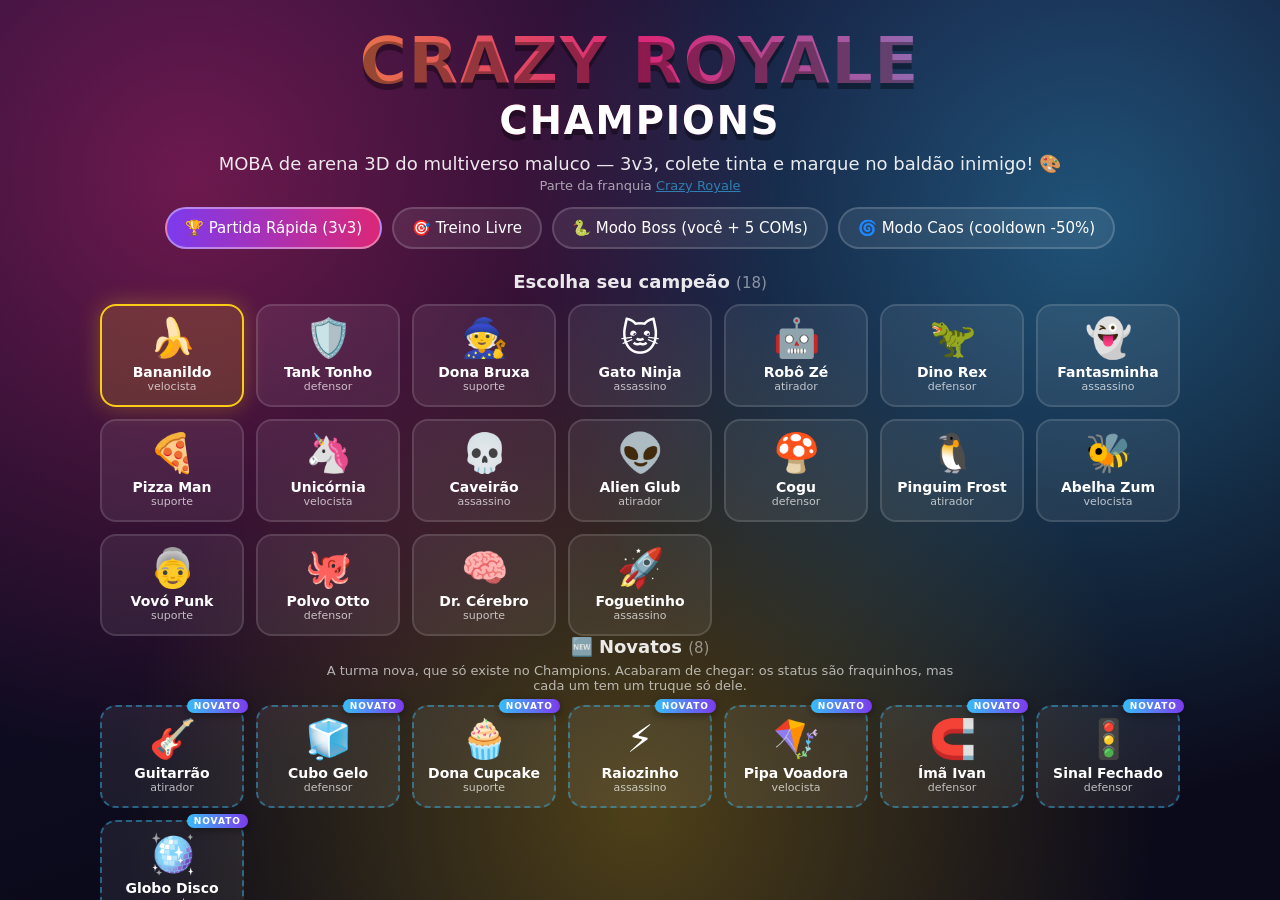
<file: index.html>
<!DOCTYPE html>
<html lang="pt-br">
<head>
  <meta charset="UTF-8" />
  <meta name="viewport" content="width=device-width, initial-scale=1.0, maximum-scale=1.0, user-scalable=no" />
  <title>Crazy Royale Champions 🏆</title>
  <meta name="description" content="MOBA 3D de arena do universo Crazy Royale — marque tinta no baldão inimigo!" />
  <link rel="stylesheet" href="./src/style.css" id="app-style" />
  <link rel="manifest" href="./public/manifest.webmanifest" />
  <link rel="icon" href="./public/icon.svg" />
  <link rel="apple-touch-icon" href="./public/icon.svg" />
  <meta name="theme-color" content="#7c3aed" />
  <meta name="apple-mobile-web-app-capable" content="yes" />
  <meta name="apple-mobile-web-app-title" content="Crazy Royale Champions" />

  <!-- three.js vendorizado: zero build, roda direto no navegador e no GitHub Pages -->
  <script type="importmap">
  {
    "imports": {
      "three": "./vendor/three.module.js"
    }
  }
  </script>
</head>
<body>
  <div id="app">
    <!-- ====================== MENU ====================== -->
    <div id="menu" class="screen">
      <div class="menu-bg"></div>

      <header class="title">
        <h1>CRAZY ROYALE <span>CHAMPIONS</span></h1>
        <p class="subtitle">MOBA de arena 3D do multiverso maluco — 3v3, colete tinta e marque no baldão inimigo! 🎨</p>
        <p class="franchise">Parte da franquia <a href="https://cacaivilela.github.io/crazy-royale/" target="_blank" rel="noopener">Crazy Royale</a></p>
      </header>

      <div class="mode-select" id="mode-select">
        <button class="mode-btn active" data-mode="ranked">🏆 Partida Rápida (3v3)</button>
        <button class="mode-btn" data-mode="treino">🎯 Treino Livre</button>
        <button class="mode-btn" data-mode="boss">🐍 Modo Boss (você + 5 COMs)</button>
        <button class="mode-btn" data-mode="caos">🌀 Modo Caos (cooldown -50%)</button>
      </div>

      <section class="picker">
        <h2>Escolha seu campeão <small id="champ-count"></small></h2>
        <div id="champ-grid" class="grid"></div>
      </section>

      <section class="picker">
        <h2>🆕 Novatos <small id="novato-count"></small></h2>
        <p class="novato-aviso">A turma nova, que só existe no Champions. Acabaram de chegar: os status
          são fraquinhos, mas cada um tem um truque só dele.</p>
        <div id="novato-grid" class="grid"></div>
      </section>

      <div class="loadout" id="champ-detail"></div>

      <div class="cheat-select">
        <span>Cheats:</span>
        <button class="cheat-opt active" data-cheat="nenhum">🚫 Nenhum</button>
        <button class="cheat-opt" data-cheat="escrita">⌨️ Escritos (T)</button>
        <button class="cheat-opt" data-cheat="audio">🎤 De áudio</button>
      </div>

      <div class="menu-actions">
        <button id="btn-play" class="play-btn">▶ JOGAR</button>
        <button id="btn-online" class="online-btn">🌐 JOGAR ONLINE</button>
        <button id="btn-roleta" class="ghost-btn">🎡 Roleta Habilidosa</button>
        <button id="btn-musica" class="ghost-btn">🎵 Música: ligada</button>
        <button id="btn-help" class="ghost-btn">❓ Como jogar</button>
        <button id="btn-patch" class="ghost-btn">📡 Notas do patch</button>
        <button id="install-app" class="ghost-btn">📲 Instalar app</button>
      </div>

      <footer class="menu-foot">
        <span id="patch-badge" class="patch-badge">patch —</span>
        <span class="live-dot" id="live-dot" title="Live update"></span>
        <span id="live-label">offline</span>
      </footer>
    </div>

    <!-- ====================== JOGO ====================== -->
    <div id="game" class="screen hidden">
      <canvas id="canvas"></canvas>

      <!-- Barra do chefão (modo boss) -->
      <div id="boss-hud" class="hidden">
        <div class="boss-nome"><span>👹</span><b>BALDÃO SUPREMO</b><i id="boss-pct">100%</i></div>
        <div class="boss-barra"><i id="boss-fill"></i></div>
      </div>

      <!-- HUD superior -->
      <div id="hud-top">
        <div class="team-score team-a"><span class="tag">TINTAS</span><strong id="score-a">0</strong></div>
        <div id="match-timer">99:99</div>
        <div class="team-score team-b"><strong id="score-b">0</strong><span class="tag">TINTAS</span></div>
      </div>
      <div id="objective-banner" class="hidden"></div>

      <!-- HUD do jogador -->
      <div id="hud-player">
        <div class="portrait"><span id="p-emoji">🍌</span><b id="p-level">1</b></div>
        <div class="bars">
          <div class="bar hp"><i id="p-hp-fill"></i><span id="p-hp-text">100/100</span></div>
          <div class="bar xp"><i id="p-xp-fill"></i></div>
        </div>
        <div class="carry" id="p-carry" title="Tinta carregada">🎨 <b>0</b></div>
      </div>

      <!-- Habilidades -->
      <div id="hud-skills"></div>

      <!-- Feedback de dano / pausa -->
      <div id="hurt"></div>
      <div id="pause" class="hidden"><b>PAUSADO</b><span>Esc para continuar</span></div>
      <button id="btn-pausa" title="Pausar (Esc)">⏸</button>
      <button id="btn-musica-jogo" title="Música (M)">🎵</button>
      <div id="hint">
        <kbd>WASD</kbd> andar · <kbd>Espaço</kbd> atirar · <kbd>Q</kbd><kbd>E</kbd><kbd>R</kbd> habilidades ·
        <kbd>X</kbd> extra · <kbd>F</kbd> marcar tinta · <kbd>B</kbd> voltar pra base
      </div>

      <!-- Minimapa, feed e status -->
      <canvas id="minimap" width="180" height="180"></canvas>
      <div id="killfeed"></div>
      <div id="toasts"></div>
      <div id="respawn" class="hidden"></div>
      <div id="fps"></div>

      <!-- Controles touch -->
      <div id="touch-layer" class="hidden">
        <div id="joystick"><i></i></div>
        <div id="touch-botoes">
          <button class="tbtn" id="t-recall" title="Voltar pra base">🏠</button>
          <button class="tbtn" id="t-marcar" title="Marcar tinta">🎨</button>
          <button class="tbtn grande" id="t-atacar" title="Atirar">🔫</button>
        </div>
      </div>

      <!-- Caixinha de cheat (modo escrita) -->
      <div id="cheat-box" class="hidden">
        <h4>⌨️ CÓDIGO MALUCO</h4>
        <input id="cheat-input" maxlength="24" placeholder="digite e dê Enter…" />
        <p id="cheat-aviso"></p>
        <ul id="cheat-lista"></ul>
        <small>Esc para fechar</small>
      </div>

      <!-- Fim de partida -->
      <div id="endcard" class="hidden">
        <h2 id="end-title">VITÓRIA!</h2>
        <p id="end-sub"></p>
        <div id="end-stats"></div>
        <button id="btn-again" class="play-btn">▶ JOGAR DE NOVO</button>
        <button id="btn-menu" class="ghost-btn">🏠 Menu</button>
      </div>
    </div>

    <!-- ====================== ROLETA HABILIDOSA ====================== -->
    <div id="roleta" class="screen hidden">
      <div class="menu-bg"></div>
      <div class="roleta-box">
        <h2>🎡 Roleta Habilidosa</h2>
        <p class="roleta-sub">Gire e ganhe uma <b>habilidade extra</b> pro campeão que você está usando.</p>
        <div class="roleta-topo">
          <div id="roleta-campeao"></div>
          <span id="roleta-atual"></span>
        </div>
        <div class="roleta-palco">
          <div class="roleta-seta">▼</div>
          <canvas id="roleta-canvas" width="340" height="340"></canvas>
        </div>
        <div id="roleta-veloc" class="roleta-veloc"><b>—</b> km/h <span>· aperte GIRAR</span></div>
        <button id="btn-girar" class="play-btn">🎲 GIRAR</button>
        <div id="roleta-resultado"></div>
        <div class="lobby-linha">
          <button id="btn-tirar-extra" class="ghost-btn">🚫 tirar a extra</button>
          <button id="btn-roleta-voltar" class="ghost-btn">🏠 voltar</button>
        </div>
      </div>
    </div>

    <!-- ====================== LOBBY ONLINE ====================== -->
    <div id="lobby" class="screen hidden">
      <div class="menu-bg"></div>
      <canvas id="saguao-canvas" class="hidden"></canvas>
      <div class="lobby-box">
        <h2 class="esconde-no-saguao">🌐 Multijogador online</h2>
        <p class="lobby-sub esconde-no-saguao">Até <b>6 jogadores</b> no mesmo time contra <b>6 COMs</b> — e o estádio fica <b>2x maior</b>.</p>

        <div id="lobby-entrada">
          <label>Seu nome
            <input id="lobby-nome" maxlength="14" placeholder="Anônimo" />
          </label>
          <div class="cheat-select" id="lobby-modos">
            <span>Modo:</span>
            <button class="cheat-opt active" data-modo="normal">🏆 Normal — 6 vs 6 COMs</button>
            <button class="cheat-opt" data-modo="boss">🐍 Modo Boss — 12 vs chefão</button>
          </div>
          <p class="lobby-ou">o código da sala é sorteado na hora — é só passar pros amigos 🎲</p>
          <div class="cheat-select" id="lobby-cheats">
            <span>Cheats da sala:</span>
            <button class="cheat-opt active" data-cheat="nenhum">🚫 Nenhum</button>
            <button class="cheat-opt" data-cheat="escrita">⌨️ Escritos</button>
            <button class="cheat-opt" data-cheat="audio">🎤 De áudio</button>
          </div>
          <div class="lobby-linha">
            <button id="btn-criar" class="play-btn">🎪 CRIAR SALA</button>
          </div>
          <div class="lobby-ou">ou entre com o código de um amigo</div>
          <div class="lobby-linha">
            <input id="lobby-codigo" maxlength="10" placeholder="CÓDIGO" class="codigo-input" />
            <button id="btn-entrar" class="ghost-btn">ENTRAR</button>
          </div>
          <label class="lobby-check">
            <input type="checkbox" id="lobby-local" /> sala local (só abas deste navegador — para testar)
          </label>
          <div class="lobby-linha">
            <button id="btn-testar" class="ghost-btn">🔍 testar minha conexão</button>
          </div>
        </div>

        <div id="lobby-sala" class="hidden">
          <div class="codigo-box">
            <span>CÓDIGO DA SALA</span>
            <strong id="lobby-codigo-atual">—</strong>
            <button id="btn-copiar" class="ghost-btn">📋 copiar código</button>
            <button id="btn-copiar-link" class="ghost-btn">🔗 copiar link do convite</button>
            <p class="lobby-link esconde-no-saguao" id="lobby-link"></p>
          </div>
          <h3>Jogadores <small id="lobby-contagem"></small></h3>
          <div id="lobby-jogadores" class="lobby-lista esconde-no-saguao"></div>
          <p class="lobby-dica" id="lobby-dica">Esperando gente entrar…</p>
          <p class="lobby-dica esconde-no-saguao" id="lobby-cheat-info"></p>
          <div class="lobby-linha">
            <button id="btn-comecar" class="play-btn" disabled>▶ COMEÇAR — completar time com COMs</button>
          </div>
          <p class="saguao-dica">🕹️ Enquanto a sala enche, dá pra andar pelo saguão:
            <kbd>WASD</kbd>/setas (ou arraste na tela), <kbd>Shift</kbd> corre e <kbd>Espaço</kbd> pula.</p>
          <div class="lobby-linha">
            <button id="btn-saguao" class="ghost-btn">🕹️ andar pelo saguão</button>
          </div>
          <div class="lobby-linha esconde-no-saguao">
            <button id="btn-trocar-champ" class="ghost-btn">🦸 trocar campeão</button>
            <button id="btn-sair-sala" class="ghost-btn">✖ sair da sala</button>
          </div>
        </div>

        <p id="lobby-status" class="lobby-status"></p>
        <p id="lobby-diag" class="lobby-diag esconde-no-saguao"></p>
        <button id="btn-voltar-menu" class="ghost-btn esconde-no-saguao">🏠 voltar ao menu</button>
      </div>
    </div>

    <!-- ====================== ANFITRIÃO SAIU ====================== -->
    <div id="host-saiu" class="hidden">
      <div class="host-saiu-box">
        <span class="host-saiu-emoji">😢</span>
        <h2>O ANFITRIÃO SAIU DA SALA</h2>
        <p id="host-saiu-motivo">A partida online acabou porque quem criou a sala desconectou.</p>
        <button id="btn-host-saiu-ok" class="play-btn">OK!</button>
      </div>
    </div>

    <!-- ====================== MODAL ====================== -->
    <div id="modal" class="hidden">
      <div class="modal-box">
        <button id="modal-close" class="modal-close">✕</button>
        <div id="modal-body"></div>
      </div>
    </div>
  </div>

  <!-- WebRTC pronto pra uso: broker público, sem servidor próprio -->
  <script src="./vendor/peerjs.min.js"></script>
  <script type="module" src="./src/main.js"></script>

  <script>
    // Service worker: faz o jogo funcionar offline e é o que permite instalar como app.
    if ('serviceWorker' in navigator) {
      window.addEventListener('load', function () {
        navigator.serviceWorker.register('./sw.js', { scope: './' }).catch(function () {});
      });
    }

    // Botão "Instalar app" do menu.
    (function () {
      var deferredPrompt = null;
      var installBtn = document.getElementById('install-app');
      var jaInstalado = window.matchMedia('(display-mode: standalone)').matches
        || window.matchMedia('(display-mode: fullscreen)').matches
        || window.navigator.standalone === true;
      if (jaInstalado && installBtn) installBtn.hidden = true;

      window.addEventListener('beforeinstallprompt', function (e) {
        e.preventDefault();
        deferredPrompt = e;
      });

      function aviso(msg) {
        var t = document.getElementById('install-toast');
        if (!t) {
          t = document.createElement('div');
          t.id = 'install-toast';
          t.style.cssText = 'position:fixed;left:50%;bottom:24px;transform:translateX(-50%);'
            + 'max-width:90%;background:#111827;color:#fff;padding:12px 18px;border-radius:12px;'
            + 'font:14px system-ui,sans-serif;z-index:99999;box-shadow:0 8px 24px rgba(0,0,0,.4);'
            + 'text-align:center;transition:opacity .3s';
          document.body.appendChild(t);
        }
        t.textContent = msg;
        t.style.opacity = '1';
        clearTimeout(t._timer);
        t._timer = setTimeout(function () { t.style.opacity = '0'; }, 6000);
      }

      if (installBtn) {
        installBtn.addEventListener('click', async function () {
          if (deferredPrompt) {
            deferredPrompt.prompt();
            try { await deferredPrompt.userChoice; } catch (err) {}
            deferredPrompt = null;
            return;
          }
          // Sem prompt automático: explica como instalar na mão.
          var ua = navigator.userAgent || '';
          if (/iPhone|iPad|iPod/.test(ua)) {
            aviso('No iPhone/iPad: toque em Compartilhar ⬆️ e depois em "Adicionar à Tela de Início".');
          } else if (jaInstalado) {
            aviso('O app já está instalado! 🎉 Abra pelo ícone na sua tela.');
          } else {
            aviso('Para instalar: no computador clique no ícone de instalar na barra de endereço; no Android, menu ⋮ → "Instalar aplicativo".');
          }
        });
      }

      window.addEventListener('appinstalled', function () {
        deferredPrompt = null;
        if (installBtn) installBtn.hidden = true;
        aviso('Crazy Royale Champions instalado! 🎉');
      });
    })();
  </script>

  <!-- Convite de instalar: aparece quando o jogo é aberto pelo botão "📲 Instalar app"
       do site (cacaivilela.github.io), que abre o endereço com ?instalar=1 -->
  <script>
  (function () {
    if (!/[?&]instalar=1/.test(location.search)) return;

    var NOME = 'o Crazy Royale Champions';
    var caixa = null;
    var promptEvt = null;
    var instalado = window.matchMedia('(display-mode: standalone)').matches
      || window.matchMedia('(display-mode: fullscreen)').matches
      || window.navigator.standalone === true;

    function limparEndereco() {
      try {
        var u = new URL(location.href);
        u.searchParams.delete('instalar');
        history.replaceState(null, '', u.pathname + u.search + u.hash);
      } catch (e) {}
    }

    function fechar() {
      if (caixa) { caixa.remove(); caixa = null; }
      limparEndereco();
    }

    function mostrar(texto) {
      if (caixa) return atualizar(texto);
      caixa = document.createElement('div');
      caixa.style.cssText = 'position:fixed;inset:0;z-index:2147483647;display:flex;'
        + 'align-items:center;justify-content:center;padding:20px;'
        + 'background:rgba(6,4,18,.72);backdrop-filter:blur(3px);'
        + 'font:16px/1.5 system-ui,-apple-system,Segoe UI,sans-serif';
      caixa.innerHTML = '<div style="max-width:420px;width:100%;background:#151228;color:#fff;'
        + 'border:2px solid rgba(255,255,255,.14);border-radius:18px;padding:24px;text-align:center;'
        + 'box-shadow:0 20px 60px rgba(0,0,0,.5)">'
        + '<div style="font-size:44px;line-height:1">📲</div>'
        + '<h2 style="margin:10px 0 6px;font-size:22px">Instalar ' + NOME + '?</h2>'
        + '<p id="crc-inst-msg" style="margin:0 0 18px;color:#c9c4e8;font-size:15px">'
        + 'Fica com ícone na sua tela, abre em janela própria e dá pra jogar até sem internet.</p>'
        + '<button id="crc-inst-sim" style="width:100%;cursor:pointer;font:inherit;font-weight:700;'
        + 'font-size:17px;padding:14px;border:0;border-radius:12px;background:#16a34a;color:#fff">'
        + '📲 INSTALAR</button>'
        + '<button id="crc-inst-nao" style="width:100%;margin-top:10px;cursor:pointer;font:inherit;'
        + 'padding:10px;border:0;border-radius:12px;background:transparent;color:#a5a0c8">'
        + 'agora não, quero jogar</button>'
        + '</div>';
      document.body.appendChild(caixa);
      caixa.querySelector('#crc-inst-nao').addEventListener('click', fechar);
      caixa.addEventListener('click', function (e) { if (e.target === caixa) fechar(); });
      caixa.querySelector('#crc-inst-sim').addEventListener('click', async function () {
        if (promptEvt) {
          promptEvt.prompt();
          var escolha = null;
          try { escolha = await promptEvt.userChoice; } catch (e) {}
          promptEvt = null;
          if (!escolha || escolha.outcome !== 'accepted') return fechar();
          return;
        }
        atualizar(comoInstalarNaMao());
      });
      if (texto) atualizar(texto);
    }

    function atualizar(texto) {
      if (!caixa || !texto) return;
      var msg = caixa.querySelector('#crc-inst-msg');
      if (msg) msg.textContent = texto;
    }

    function comoInstalarNaMao() {
      var ua = navigator.userAgent || '';
      if (/iPhone|iPad|iPod/.test(ua)) {
        return 'No iPhone/iPad: toque em Compartilhar ⬆️ na barra do Safari e depois em "Adicionar à Tela de Início".';
      }
      if (/Android/.test(ua)) {
        return 'No Android: abra o menu ⋮ do navegador e toque em "Instalar aplicativo" (ou "Adicionar à tela inicial").';
      }
      return 'No computador: clique no ícone de instalar na barra de endereço (ou menu ⋮ → "Instalar"). O Firefox não instala aplicativos web — use o Chrome ou o Edge.';
    }

    window.addEventListener('beforeinstallprompt', function (e) {
      e.preventDefault();
      promptEvt = e;
      mostrar();
    });

    window.addEventListener('appinstalled', function () {
      promptEvt = null;
      atualizar('Pronto! ' + NOME + ' foi instalado 🎉 Procure o ícone na sua tela.');
      setTimeout(fechar, 2500);
    });

    function comecar() {
      if (instalado) {
        mostrar('Boa notícia: ' + NOME + ' já está instalado 🎉 Abra pelo ícone na sua tela.');
        return;
      }
      // Se em 2,5s o navegador não ofereceu instalação, explicamos como fazer na mão.
      setTimeout(function () { if (!promptEvt) mostrar(comoInstalarNaMao()); }, 2500);
    }

    if (document.readyState === 'loading') {
      document.addEventListener('DOMContentLoaded', comecar);
    } else {
      comecar();
    }
  })();
  </script>
</body>
</html>
</file>
<file: src/style.css>
/* ============================================================
   CRAZY ROYALE CHAMPIONS — estilo do multiverso maluco
   ============================================================ */
:root{
  --roxo:#7c3aed; --rosa:#db2777; --azul:#38bdf8; --verde:#22c55e;
  --amarelo:#facc15; --laranja:#fb923c; --escuro:#0b0a1a; --escuro2:#161334;
  --time-a:#38bdf8; --time-b:#f43f5e;
  --fonte:'Baloo 2','Trebuchet MS','Comic Sans MS',system-ui,sans-serif;
}
*{box-sizing:border-box;margin:0;padding:0}
html,body{height:100%;background:var(--escuro);color:#fff;font-family:var(--fonte);overflow:hidden}
body{-webkit-tap-highlight-color:transparent;user-select:none}
#app{position:fixed;inset:0}
.hidden{display:none !important}
.screen{position:absolute;inset:0}

/* ---------------- MENU ---------------- */
#menu{overflow-y:auto;padding:24px 16px 40px;text-align:center}
.menu-bg{position:fixed;inset:0;z-index:-1;
  background:
    radial-gradient(circle at 15% 20%, rgba(219,39,119,.45), transparent 45%),
    radial-gradient(circle at 85% 25%, rgba(56,189,248,.4), transparent 45%),
    radial-gradient(circle at 50% 90%, rgba(250,204,21,.28), transparent 50%),
    linear-gradient(160deg,#160f33,#0b0a1a 70%);
  animation:bg-pulse 12s ease-in-out infinite alternate}
@keyframes bg-pulse{to{filter:hue-rotate(35deg)}}
.title h1{font-size:clamp(28px,7vw,64px);letter-spacing:2px;
  text-shadow:0 6px 0 rgba(0,0,0,.35);
  background:linear-gradient(90deg,var(--amarelo),var(--rosa),var(--azul));
  -webkit-background-clip:text;background-clip:text;color:transparent}
.title h1 span{display:block;font-size:.6em;color:#fff;-webkit-text-fill-color:#fff}
.subtitle{opacity:.9;margin:10px 0 4px;font-size:clamp(13px,2.4vw,18px)}
.franchise{opacity:.6;font-size:13px;margin-bottom:14px}
.franchise a{color:var(--azul)}

.mode-select{display:flex;gap:10px;justify-content:center;flex-wrap:wrap;margin:12px 0 22px}
.mode-btn,.ghost-btn{background:rgba(255,255,255,.08);border:2px solid rgba(255,255,255,.16);
  color:#fff;padding:10px 18px;border-radius:999px;font:inherit;font-size:15px;cursor:pointer;
  transition:transform .12s, background .12s, border-color .12s}
.mode-btn:hover,.ghost-btn:hover{transform:translateY(-2px);background:rgba(255,255,255,.16)}
.mode-btn.active{background:linear-gradient(90deg,var(--roxo),var(--rosa));border-color:#fff6}

.picker{max-width:1080px;margin:0 auto}
.picker h2{font-size:18px;margin-bottom:12px;opacity:.9}
.picker h2 small{opacity:.55;font-weight:400}
.grid{display:grid;grid-template-columns:repeat(auto-fill,minmax(132px,1fr));gap:12px}
.card{position:relative;background:rgba(255,255,255,.07);border:2px solid rgba(255,255,255,.12);
  border-radius:16px;padding:12px 8px;cursor:pointer;transition:transform .12s,border-color .12s}
.card:hover{transform:translateY(-4px) scale(1.03)}
.card.sel{border-color:var(--amarelo);background:rgba(250,204,21,.16);box-shadow:0 0 22px rgba(250,204,21,.3)}
.card .emoji{font-size:38px;display:block;line-height:1.1}
.card .nome{display:block;font-weight:700;font-size:14px;margin-top:4px}
.card .role{display:block;font-size:11px;opacity:.7}

.loadout{max-width:1080px;margin:18px auto;display:grid;
  grid-template-columns:repeat(auto-fit,minmax(190px,1fr));gap:12px;text-align:left}
.loadout-card{background:rgba(0,0,0,.32);border:1px solid rgba(255,255,255,.12);
  border-radius:14px;padding:12px 14px}
.loadout-card .label{font-size:11px;letter-spacing:1px;opacity:.55;display:block}
.loadout-card strong{display:block;font-size:16px;margin:2px 0}
.loadout-card em{font-style:normal;font-size:12px;opacity:.75;line-height:1.45;display:block}
.statline{display:flex;align-items:center;gap:8px;font-size:12px;margin:3px 0}
.statline b{width:64px;opacity:.6;font-weight:400}
.statline i{flex:1;height:7px;border-radius:99px;background:rgba(255,255,255,.12);overflow:hidden}
.statline i s{display:block;height:100%;background:linear-gradient(90deg,var(--azul),var(--rosa))}

.menu-actions{margin:22px 0 10px;display:flex;gap:12px;justify-content:center;flex-wrap:wrap}
.play-btn{background:linear-gradient(90deg,var(--verde),var(--azul));border:none;color:#04231a;
  font:inherit;font-weight:800;font-size:20px;padding:14px 42px;border-radius:999px;cursor:pointer;
  box-shadow:0 8px 0 rgba(0,0,0,.35);transition:transform .1s}
.play-btn:active{transform:translateY(4px);box-shadow:0 4px 0 rgba(0,0,0,.35)}
.menu-foot{margin-top:18px;display:flex;gap:8px;align-items:center;justify-content:center;font-size:12px;opacity:.7}
.patch-badge{background:rgba(255,255,255,.1);padding:3px 10px;border-radius:999px}
.live-dot{width:9px;height:9px;border-radius:50%;background:#666;display:inline-block}
.live-dot.on{background:var(--verde);box-shadow:0 0 10px var(--verde);animation:blink 1.6s infinite}
@keyframes blink{50%{opacity:.35}}

/* ---------------- JOGO ---------------- */
#game{background:#05040f}
#canvas{position:absolute;inset:0;width:100%;height:100%;display:block}

#hud-top{position:absolute;top:10px;left:50%;transform:translateX(-50%);
  display:flex;align-items:center;gap:14px;background:rgba(5,4,15,.6);
  padding:6px 16px;border-radius:999px;border:1px solid rgba(255,255,255,.14)}
.team-score{display:flex;align-items:center;gap:6px;font-size:22px;font-weight:800}
.team-score .tag{font-size:10px;letter-spacing:1px;opacity:.6;font-weight:400}
.team-a strong{color:var(--time-a)} .team-b strong{color:var(--time-b)}
#match-timer{font-size:20px;font-variant-numeric:tabular-nums;padding:0 10px;
  border-left:1px solid #fff2;border-right:1px solid #fff2}
#match-timer.urgente{color:var(--amarelo);animation:blink 1s infinite}

#objective-banner{position:absolute;top:64px;left:50%;transform:translateX(-50%);
  background:linear-gradient(90deg,var(--roxo),var(--rosa));padding:8px 22px;border-radius:12px;
  font-weight:800;letter-spacing:1px;box-shadow:0 6px 20px rgba(0,0,0,.5);animation:pop .35s}
@keyframes pop{from{transform:translateX(-50%) scale(.7);opacity:0}}

#hud-player{position:absolute;left:16px;bottom:16px;display:flex;align-items:center;gap:10px;
  background:rgba(5,4,15,.6);padding:8px 14px 8px 8px;border-radius:16px;border:1px solid #fff2}
.portrait{position:relative;width:54px;height:54px;border-radius:14px;background:rgba(255,255,255,.1);
  display:grid;place-items:center;font-size:30px}
.portrait b{position:absolute;right:-6px;bottom:-6px;background:var(--amarelo);color:#231a00;
  font-size:12px;width:22px;height:22px;border-radius:50%;display:grid;place-items:center}
.bars{width:190px;display:flex;flex-direction:column;gap:5px}
.bar{position:relative;height:16px;border-radius:8px;background:rgba(255,255,255,.12);overflow:hidden}
.bar i{position:absolute;inset:0;width:100%;transform-origin:left;transition:transform .15s}
.bar.hp i{background:linear-gradient(90deg,#22c55e,#a3e635)}
.bar.xp{height:7px} .bar.xp i{background:linear-gradient(90deg,var(--azul),var(--roxo))}
.bar span{position:relative;font-size:11px;line-height:16px;padding-left:8px;text-shadow:0 1px 2px #000}
.carry{background:rgba(250,204,21,.16);border:1px solid rgba(250,204,21,.5);padding:6px 12px;
  border-radius:12px;font-size:14px}
.carry b{font-size:18px}

#hud-skills{position:absolute;right:16px;bottom:16px;display:flex;gap:10px}
.skill{position:relative;width:64px;height:64px;border-radius:16px;background:rgba(5,4,15,.65);
  border:2px solid rgba(255,255,255,.2);display:grid;place-items:center;font-size:26px;cursor:pointer}
.skill .key{position:absolute;top:-8px;left:-8px;background:#fff;color:#111;font-size:11px;font-weight:800;
  width:20px;height:20px;border-radius:6px;display:grid;place-items:center}
.skill .cd{position:absolute;inset:0;background:rgba(0,0,0,.72);border-radius:14px;
  display:grid;place-items:center;font-size:18px;font-weight:800;transition:opacity .1s}
.skill.ready{border-color:var(--amarelo);box-shadow:0 0 14px rgba(250,204,21,.35)}
.skill.ult{width:74px;height:74px;font-size:32px;border-color:var(--rosa)}
.skill.locked{opacity:.45;filter:grayscale(1)}

#minimap{position:absolute;top:12px;right:12px;border-radius:14px;
  background:rgba(5,4,15,.65);border:1px solid #fff2}
#killfeed{position:absolute;top:200px;right:12px;width:220px;display:flex;flex-direction:column;
  gap:5px;align-items:flex-end;pointer-events:none}
.feed-item{background:rgba(5,4,15,.7);border:1px solid #fff2;padding:4px 10px;border-radius:10px;
  font-size:12px;animation:pop .25s}
#toasts{position:absolute;top:50%;left:50%;transform:translate(-50%,-50%);display:flex;
  flex-direction:column;gap:8px;align-items:center;pointer-events:none}
.toast{background:rgba(5,4,15,.85);border:2px solid var(--amarelo);padding:10px 22px;border-radius:14px;
  font-weight:700;animation:pop .3s;box-shadow:0 8px 24px rgba(0,0,0,.5)}
.toast.live{border-color:var(--verde)}
#respawn{position:absolute;inset:0;display:grid;place-items:center;background:rgba(120,0,30,.28);
  font-size:34px;font-weight:800;text-shadow:0 4px 12px #000}
#fps{position:absolute;top:8px;left:12px;font-size:11px;opacity:.5;font-variant-numeric:tabular-nums}

#endcard{position:absolute;inset:0;display:grid;place-content:center;justify-items:center;gap:12px;
  background:rgba(5,4,15,.88);text-align:center;padding:20px}
#endcard h2{font-size:52px;background:linear-gradient(90deg,var(--amarelo),var(--rosa));
  -webkit-background-clip:text;background-clip:text;color:transparent}
#end-stats{display:grid;grid-template-columns:repeat(auto-fit,minmax(150px,1fr));gap:10px;
  max-width:640px;width:100%}
.end-stat{background:rgba(255,255,255,.08);border-radius:12px;padding:10px}
.end-stat b{display:block;font-size:22px}
.end-stat span{font-size:11px;opacity:.6}

/* ---------------- TOUCH ---------------- */
#touch-layer{position:absolute;inset:0;pointer-events:none}
#joystick{position:absolute;left:24px;bottom:110px;width:120px;height:120px;border-radius:50%;
  background:rgba(255,255,255,.08);border:2px solid #fff3;pointer-events:auto}
#joystick i{position:absolute;left:50%;top:50%;width:52px;height:52px;margin:-26px 0 0 -26px;
  border-radius:50%;background:rgba(255,255,255,.35)}

/* ---------------- MODAL ---------------- */
#modal{position:absolute;inset:0;background:rgba(5,4,15,.8);display:grid;place-items:center;z-index:50;padding:16px}
.modal-box{position:relative;max-width:620px;width:100%;max-height:80vh;overflow-y:auto;
  background:var(--escuro2);border:2px solid #fff2;border-radius:18px;padding:26px}
.modal-close{position:absolute;top:10px;right:12px;background:none;border:none;color:#fff;font-size:20px;cursor:pointer}
.modal-box h3{margin-bottom:10px} .modal-box ul{margin:8px 0 14px 20px;line-height:1.7}
.modal-box kbd{background:#fff;color:#111;border-radius:5px;padding:1px 7px;font-size:12px;font-weight:700}

@media (max-width:720px){
  #hud-player .bars{width:120px}
  .skill{width:54px;height:54px;font-size:22px}
  .skill.ult{width:62px;height:62px}
  #minimap{width:120px;height:120px}
  #killfeed{top:150px}
}

/* ---------------- feedback / pausa / dicas ---------------- */
#hurt{position:absolute;inset:0;pointer-events:none;opacity:0;transition:opacity .18s;
  box-shadow:inset 0 0 140px 40px rgba(244,63,94,.75);
  background:radial-gradient(circle at 50% 50%, transparent 55%, rgba(244,63,94,.28))}
#hurt.on{opacity:1;transition:opacity .05s}

#pause{position:absolute;inset:0;display:grid;place-content:center;justify-items:center;gap:8px;
  background:rgba(5,4,15,.72);z-index:20}
#pause b{font-size:54px;letter-spacing:4px}
#pause span{opacity:.7}

#btn-pausa{position:absolute;top:10px;left:52px;background:rgba(5,4,15,.6);border:1px solid #fff2;
  color:#fff;font-size:16px;width:34px;height:34px;border-radius:10px;cursor:pointer}
#btn-pausa:hover{background:rgba(255,255,255,.15)}

#hint{position:absolute;bottom:6px;left:50%;transform:translateX(-50%);font-size:12px;opacity:.45;
  white-space:nowrap;pointer-events:none}
#hint kbd{background:#fff;color:#111;border-radius:4px;padding:0 5px;font-size:11px;font-weight:700}

/* botões de toque */
#touch-botoes{position:absolute;right:14px;bottom:100px;display:flex;gap:10px;align-items:flex-end;pointer-events:auto}
.tbtn{width:58px;height:58px;border-radius:50%;font-size:24px;background:rgba(5,4,15,.65);
  border:2px solid rgba(255,255,255,.25);color:#fff;cursor:pointer}
.tbtn.grande{width:78px;height:78px;font-size:32px;border-color:var(--amarelo)}
.tbtn:active{background:rgba(250,204,21,.35)}
@media (max-width:720px){ #hint{display:none} }

/* ---------------- lobby online ---------------- */
.online-btn{background:linear-gradient(90deg,var(--roxo),var(--azul));border:none;color:#fff;
  font:inherit;font-weight:800;font-size:17px;padding:13px 30px;border-radius:999px;cursor:pointer;
  box-shadow:0 8px 0 rgba(0,0,0,.35)}
.online-btn:active{transform:translateY(4px);box-shadow:0 4px 0 rgba(0,0,0,.35)}

#lobby{overflow-y:auto;display:grid;place-items:center;padding:24px 16px}
.lobby-box{position:relative;max-width:560px;width:100%;background:rgba(11,10,26,.86);
  border:2px solid rgba(255,255,255,.14);border-radius:22px;padding:26px;text-align:center}
.lobby-box h2{font-size:26px;margin-bottom:6px}
.lobby-sub{opacity:.75;font-size:14px;margin-bottom:18px}
.lobby-linha{display:flex;gap:10px;justify-content:center;align-items:center;margin:12px 0;flex-wrap:wrap}
.lobby-ou{opacity:.5;font-size:13px;margin:14px 0 6px}
#lobby label{display:block;font-size:12px;opacity:.7;text-align:left;margin:0 auto;max-width:320px}
#lobby input[type=text],#lobby input:not([type]){width:100%}
#lobby input{margin-top:4px;background:rgba(255,255,255,.1);border:2px solid rgba(255,255,255,.18);
  border-radius:12px;color:#fff;font:inherit;font-size:16px;padding:10px 14px}
.codigo-input{text-transform:uppercase;letter-spacing:4px;text-align:center;font-weight:800;width:170px}
.lobby-check{display:flex !important;gap:8px;align-items:center;justify-content:center;margin-top:14px !important;
  max-width:none !important;font-size:12px}
.lobby-check input{width:auto;margin:0}

.codigo-box{background:rgba(124,58,237,.22);border:2px dashed rgba(255,255,255,.3);border-radius:16px;
  padding:12px;margin-bottom:16px}
.codigo-box span{display:block;font-size:11px;letter-spacing:2px;opacity:.6}
.codigo-box strong{display:block;font-size:clamp(20px,6vw,34px);letter-spacing:4px;margin:2px 0 8px;
  word-break:break-all}
.lobby-lista{display:grid;gap:8px;margin:10px 0}
.lobby-jog{display:flex;align-items:center;gap:10px;background:rgba(255,255,255,.07);
  border:1px solid rgba(255,255,255,.12);border-radius:12px;padding:8px 12px;text-align:left}
.lobby-jog .emoji{font-size:24px}
.lobby-jog b{flex:1}
.lobby-jog .tagzin{font-size:10px;letter-spacing:1px;opacity:.6}
.lobby-jog.com{opacity:.55;border-style:dashed}
.lobby-dica{font-size:13px;opacity:.7;margin:8px 0}
.lobby-status{min-height:20px;font-size:13px;color:var(--amarelo);margin-top:10px}
.play-btn:disabled{filter:grayscale(.8);opacity:.5;cursor:not-allowed}

/* ---------------- saguão do lobby (andar enquanto a sala enche) ---------------- */
#saguao-canvas{position:fixed;inset:0;width:100%;height:100%;display:block;z-index:0;
  touch-action:none;cursor:grab}
#saguao-canvas:active{cursor:grabbing}
#lobby .lobby-box{z-index:1}
.saguao-dica{font-size:12px;opacity:.7;margin:10px 0 2px;line-height:1.5}
.saguao-dica kbd{background:rgba(255,255,255,.14);border:1px solid rgba(255,255,255,.25);
  border-radius:6px;padding:1px 6px;font:inherit;font-size:11px}
/* modo "focado" (o padrão dentro da sala): o painel encolhe e sobe pro topo,
   senão ele cobre justamente o meio da tela, que é onde os bonecos andam */
#lobby.saguao-focado{place-items:start center;padding:10px 12px}
#lobby.saguao-focado .lobby-box{max-width:440px;padding:12px 14px;
  background:rgba(11,10,26,.62);backdrop-filter:blur(6px)}
#lobby.saguao-focado .esconde-no-saguao{display:none}
#lobby.saguao-focado .codigo-box{margin-bottom:8px;padding:8px}
#lobby.saguao-focado .codigo-box strong{font-size:clamp(18px,5vw,26px);margin:0 0 6px}
#lobby.saguao-focado .codigo-box .ghost-btn{font-size:12px;padding:6px 12px}
#lobby.saguao-focado h3{font-size:15px}
#lobby.saguao-focado .lobby-dica{font-size:12px;margin:6px 0}
#lobby.saguao-focado .saguao-dica{margin:6px 0 0}
#lobby.saguao-focado .lobby-linha{margin:8px 0}
/* tela baixa (celular deitado, telas pequenas): corta ainda mais o painel
   pra sobrar praça pra andar */
@media (max-height:720px){
  #lobby.saguao-focado .codigo-box .ghost-btn{display:none}
  #lobby.saguao-focado .lobby-dica{display:none}
  #lobby.saguao-focado .saguao-dica{font-size:11px;margin:4px 0 0}
  #lobby.saguao-focado .codigo-box{margin-bottom:6px;padding:6px}
}

/* ---------------- cheats ---------------- */
.cheat-select{display:flex;gap:8px;align-items:center;justify-content:center;flex-wrap:wrap;margin:14px 0}
.cheat-select span{font-size:12px;opacity:.6}
.cheat-opt{background:rgba(255,255,255,.08);border:2px solid rgba(255,255,255,.16);color:#fff;
  font:inherit;font-size:13px;padding:7px 14px;border-radius:999px;cursor:pointer}
.cheat-opt.active{background:linear-gradient(90deg,var(--laranja),var(--rosa));border-color:#fff6}

#cheat-box{position:absolute;left:50%;top:22%;transform:translateX(-50%);z-index:30;width:min(420px,92vw);
  background:rgba(11,10,26,.95);border:2px solid var(--laranja);border-radius:16px;padding:16px;text-align:center}
#cheat-box h4{font-size:16px;letter-spacing:2px;margin-bottom:8px}
#cheat-input{width:100%;background:rgba(255,255,255,.1);border:2px solid rgba(255,255,255,.25);
  border-radius:10px;color:#fff;font:inherit;font-size:17px;padding:9px 12px;text-align:center}
#cheat-aviso{color:var(--amarelo);font-size:13px;min-height:18px;margin:6px 0}
#cheat-lista{list-style:none;text-align:left;font-size:12px;opacity:.8;line-height:1.6;
  max-height:190px;overflow-y:auto;margin:6px 0}
#cheat-box small{opacity:.5;font-size:11px}

/* ---------------- modo boss ---------------- */
#boss-hud{position:absolute;top:56px;left:50%;transform:translateX(-50%);width:min(620px,86vw);
  background:rgba(5,4,15,.72);border:2px solid rgba(244,63,94,.6);border-radius:14px;padding:8px 14px}
.boss-nome{display:flex;align-items:center;gap:8px;font-size:13px;letter-spacing:2px;margin-bottom:5px}
.boss-nome span{font-size:20px}
.boss-nome b{flex:1}
.boss-nome i{font-style:normal;font-variant-numeric:tabular-nums;opacity:.85}
.boss-barra{height:16px;border-radius:8px;background:rgba(255,255,255,.12);overflow:hidden}
.boss-barra i{display:block;height:100%;width:100%;transform-origin:left;transition:transform .2s;
  background:linear-gradient(90deg,#f43f5e,#fb923c,#facc15)}
#boss-hud.furia{animation:blink 1.1s infinite;border-color:#facc15}

/* ---------------- roleta habilidosa ---------------- */
#roleta{overflow-y:auto;display:grid;place-items:center;padding:20px 16px}
.roleta-box{position:relative;max-width:520px;width:100%;text-align:center;
  background:rgba(11,10,26,.86);border:2px solid rgba(255,255,255,.14);border-radius:22px;padding:22px}
.roleta-box h2{font-size:26px}
.roleta-sub{opacity:.75;font-size:14px;margin:4px 0 12px}
.roleta-topo{display:flex;align-items:center;justify-content:center;gap:12px;flex-wrap:wrap;
  background:rgba(255,255,255,.06);border-radius:14px;padding:8px 12px;margin-bottom:12px}
#roleta-campeao{display:flex;align-items:center;gap:8px;font-size:16px}
#roleta-campeao .emoji{font-size:26px}
#roleta-atual{font-size:12px;opacity:.7}
.roleta-palco{position:relative;display:inline-block;margin:6px 0 12px}
.roleta-seta{position:absolute;top:-16px;left:50%;transform:translateX(-50%);font-size:26px;
  color:var(--amarelo);text-shadow:0 2px 6px #000;z-index:2}
#roleta-canvas{max-width:88vw;height:auto;filter:drop-shadow(0 10px 24px rgba(0,0,0,.55))}
#roleta-resultado{margin:14px 0}
.roleta-vazio{opacity:.6;font-size:14px}
.roleta-card{display:inline-grid;gap:3px;justify-items:center;border:2px solid #fff3;border-radius:16px;
  padding:12px 20px;background:rgba(255,255,255,.06);animation:pop .35s}
.roleta-icone{font-size:40px}
.roleta-card b{font-size:19px}
.roleta-rar{font-size:11px;letter-spacing:2px;font-weight:800}
.roleta-card em{font-style:normal;font-size:13px;opacity:.8;max-width:320px}
.roleta-card small{opacity:.6;font-size:11px;margin-top:4px}
.extra-tag{display:inline-flex;align-items:center;gap:4px;background:rgba(250,204,21,.18);
  border:1px solid rgba(250,204,21,.5);border-radius:999px;padding:2px 10px;font-size:12px;margin-top:4px}

.roleta-veloc{font-variant-numeric:tabular-nums;margin:2px 0 12px;font-size:15px}
.roleta-veloc b{font-size:26px;color:var(--amarelo);text-shadow:0 0 14px rgba(250,204,21,.5)}
.roleta-veloc span{opacity:.6;font-size:12px}

.lobby-link{font-size:11px;opacity:.6;word-break:break-all;margin-top:6px}
.lobby-diag{font-size:12px;opacity:.55;min-height:16px}

/* ---------------- anfitrião saiu ---------------- */
#host-saiu{position:absolute;inset:0;z-index:60;display:grid;place-items:center;padding:20px;
  background:rgba(5,4,15,.92);backdrop-filter:blur(3px)}
.host-saiu-box{max-width:460px;width:100%;text-align:center;display:grid;gap:12px;justify-items:center;
  background:rgba(22,19,52,.95);border:2px solid var(--rosa);border-radius:22px;padding:30px 24px;
  box-shadow:0 20px 60px rgba(0,0,0,.6);animation:pop .35s}
.host-saiu-emoji{font-size:60px;line-height:1}
.host-saiu-box h2{font-size:24px;letter-spacing:1px;
  background:linear-gradient(90deg,var(--amarelo),var(--rosa));-webkit-background-clip:text;
  background-clip:text;color:transparent}
.host-saiu-box p{opacity:.8;font-size:14px}
.host-saiu-box .play-btn{font-size:22px;padding:12px 52px}

#btn-musica-jogo{position:absolute;top:10px;left:94px;background:rgba(5,4,15,.6);border:1px solid #fff2;
  color:#fff;font-size:15px;width:34px;height:34px;border-radius:10px;cursor:pointer}
#btn-musica-jogo:hover{background:rgba(255,255,255,.15)}
#btn-musica-jogo.mudo{opacity:.45;filter:grayscale(1)}

/* ---------------- novatos ---------------- */
.novato-aviso{max-width:640px;margin:-6px auto 12px;font-size:13px;opacity:.65}
.card.novato{border-style:dashed;border-color:rgba(56,189,248,.45)}
.card.novato.sel{border-style:solid}
.card .selo{position:absolute;top:-8px;right:-6px;background:linear-gradient(90deg,var(--azul),var(--roxo));
  font-size:9px;font-weight:800;letter-spacing:1px;padding:2px 7px;border-radius:999px;box-shadow:0 2px 8px #0006}
</file>
